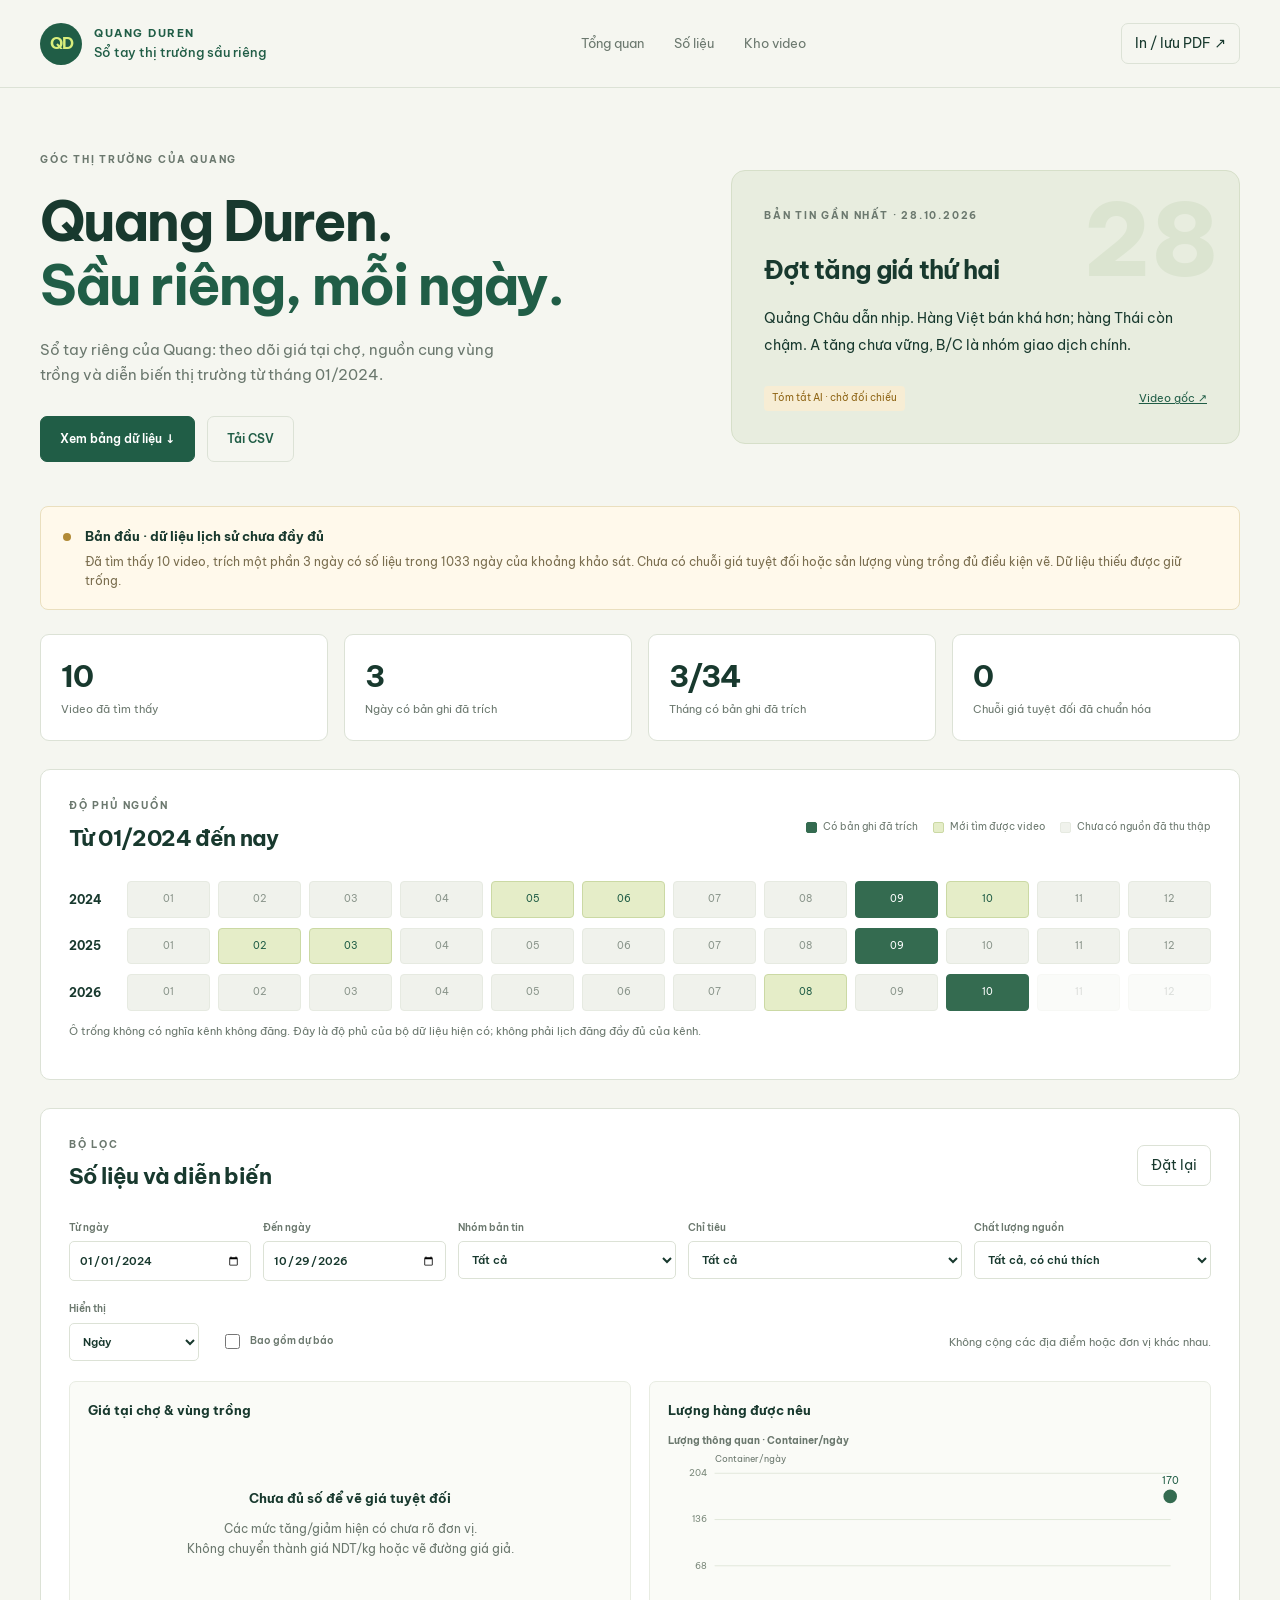
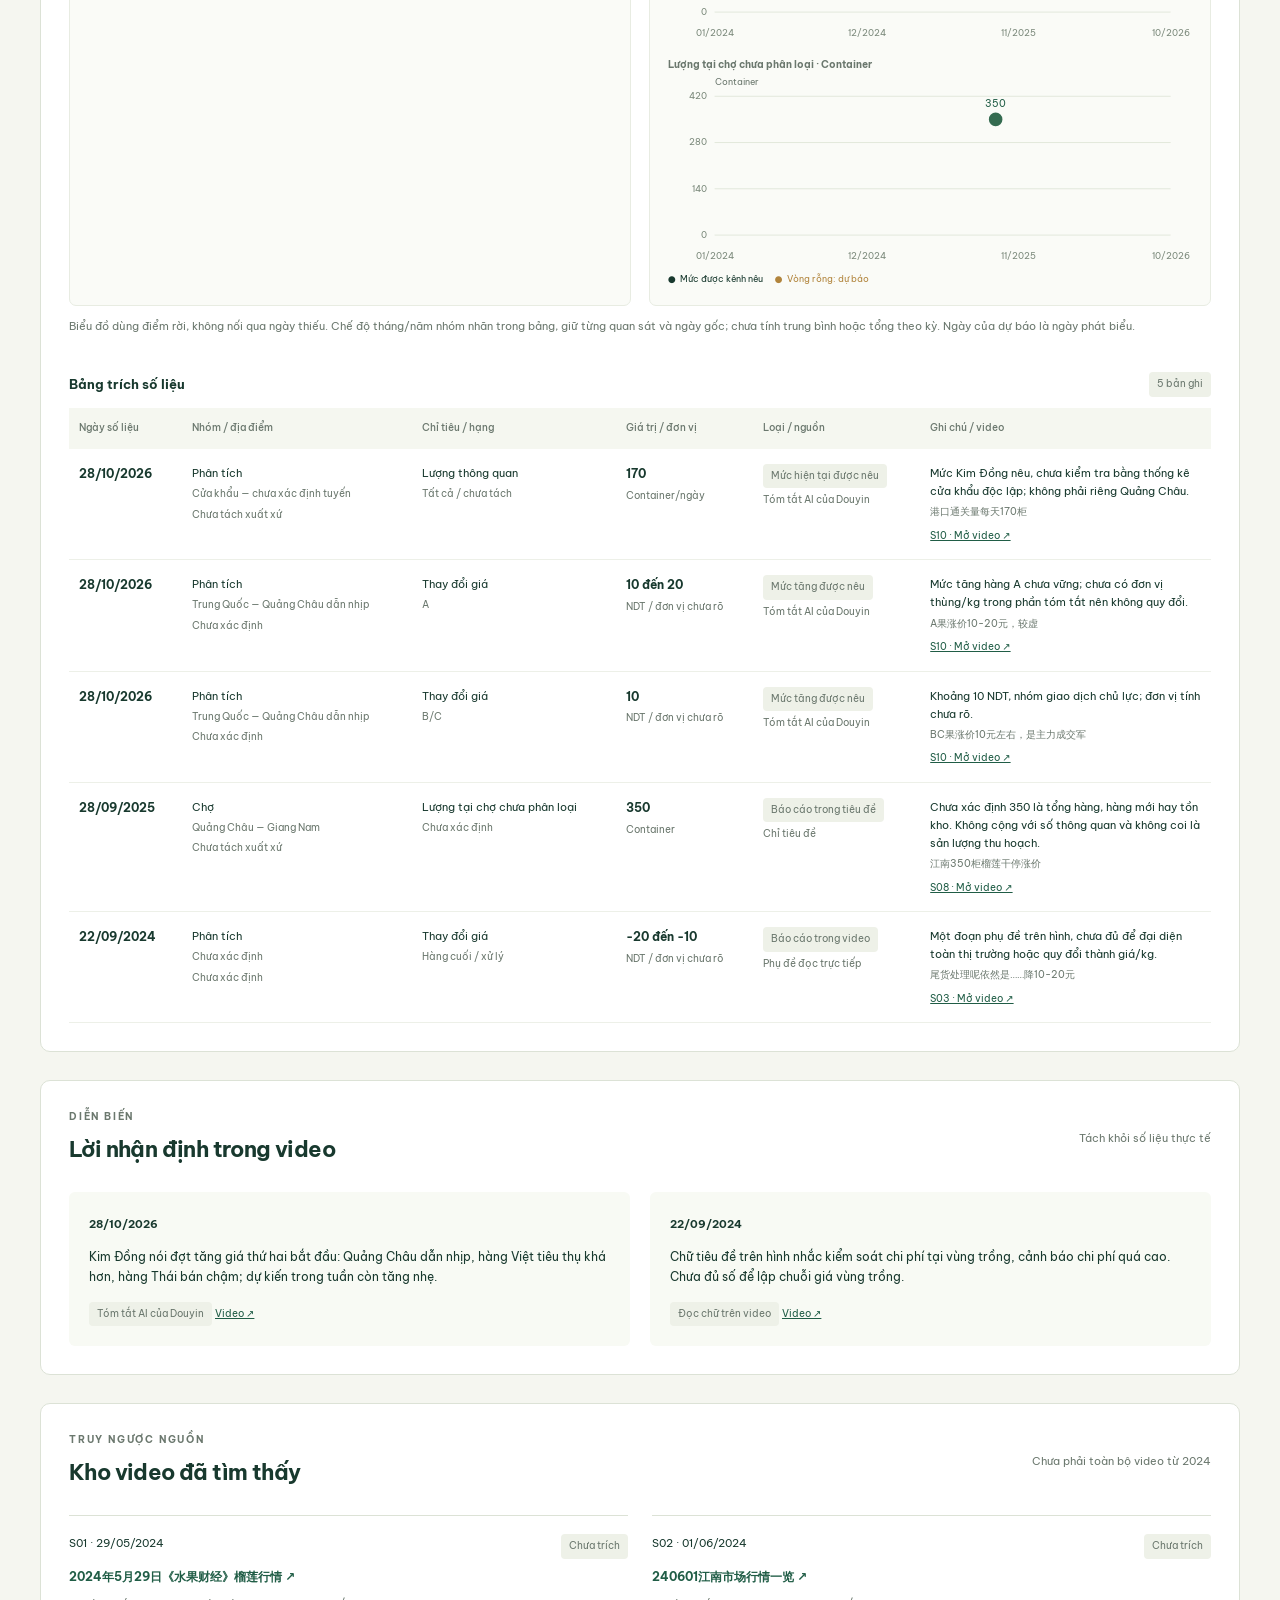
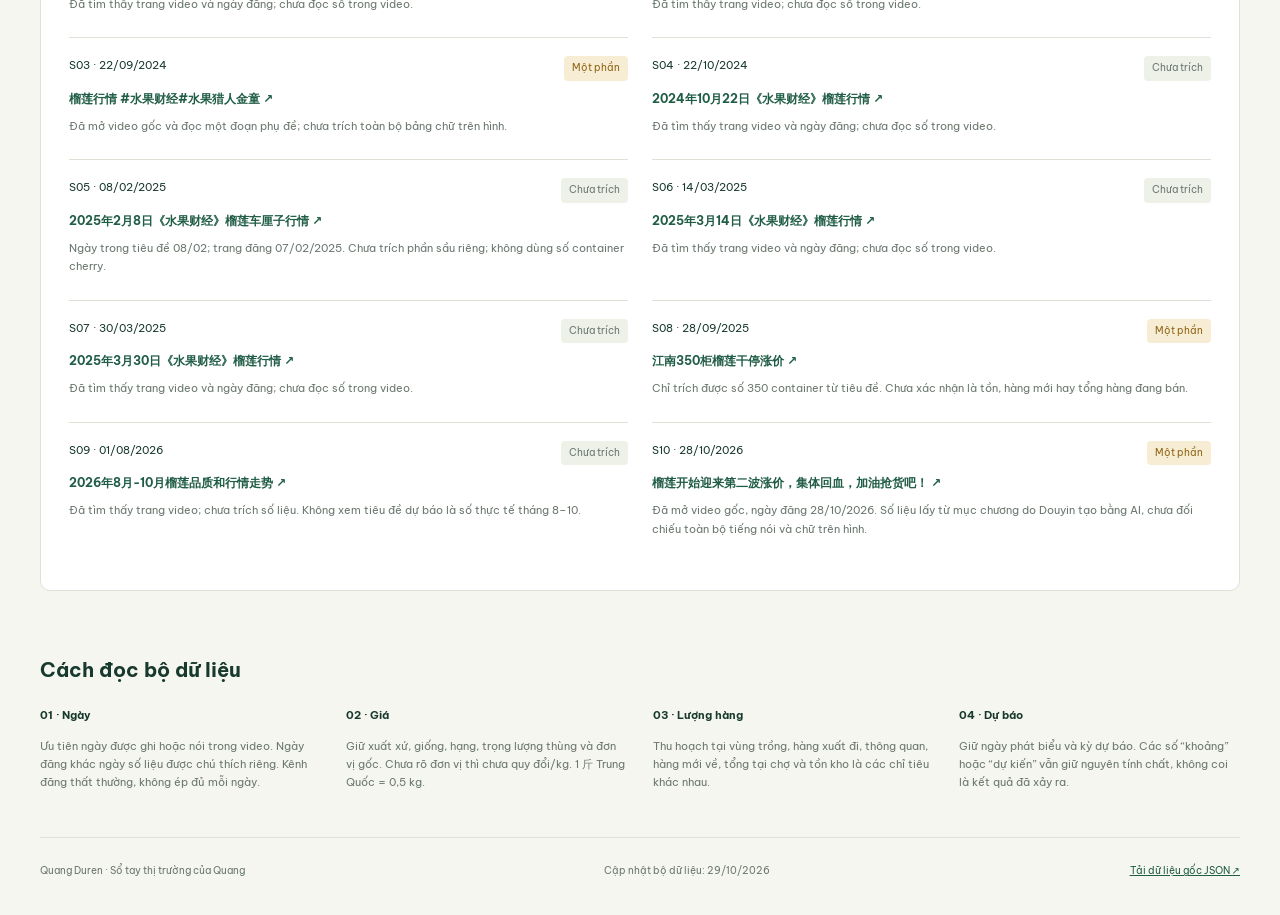
<file: dist/index.html>
<!doctype html>
<html lang="vi"><head><meta charset="utf-8"><meta name="viewport" content="width=device-width,initial-scale=1"><meta name="description" content="Quang Duren — sổ tay thị trường sầu riêng của Quang. Theo dõi giá, vùng trồng, hàng về và tồn kho theo ngày, tháng, năm."><title>Quang Duren — Sổ tay thị trường sầu riêng</title><meta name="theme-color" content="#205d46"><meta name="apple-mobile-web-app-title" content="Quang Duren"><link rel="icon" href="favicon.svg" type="image/svg+xml"><link rel="stylesheet" href="style.css"></head>
<body>
<header><a class="brand" href="#"><span class="mark">QD</span><span>QUANG DUREN<small>Sổ tay thị trường sầu riêng</small></span></a><nav><a href="#overview">Tổng quan</a><a href="#records">Số liệu</a><a href="#sources">Kho video</a></nav><button id="print" class="quiet">In / lưu PDF ↗</button></header>
<main>
<section class="hero" id="overview"><div><div class="eyebrow">GÓC THỊ TRƯỜNG CỦA QUANG</div><h1>Quang Duren.<br><em>Sầu riêng, mỗi ngày.</em></h1><p>Sổ tay riêng của Quang: theo dõi giá tại chợ, nguồn cung vùng trồng và diễn biến thị trường từ tháng 01/2024.</p><div class="hero-actions"><a href="#records" class="primary">Xem bảng dữ liệu ↓</a><button id="csv" class="secondary">Tải CSV</button></div></div><aside class="latest"><span class="eyebrow">BẢN TIN GẦN NHẤT · 28.10.2026</span><h2>Đợt tăng giá thứ hai</h2><p>Quảng Châu dẫn nhịp. Hàng Việt bán khá hơn; hàng Thái còn chậm. A tăng chưa vững, B/C là nhóm giao dịch chính.</p><div class="latest-bottom"><span class="badge amber">Tóm tắt AI · chờ đối chiếu</span><a href="https://www.douyin.com/video/7701613392468938035" target="_blank" rel="noopener">Video gốc ↗</a></div></aside></section>
<section class="notice"><span class="status-dot"></span><div><strong>Bản đầu · dữ liệu lịch sử chưa đầy đủ</strong><p id="coverageText"></p></div></section>
<section class="stats" id="stats"></section>
<section class="panel"><div class="section-head"><div><div class="eyebrow">ĐỘ PHỦ NGUỒN</div><h2>Từ 01/2024 đến nay</h2></div><div class="legend"><span><i class="filled"></i>Có bản ghi đã trích</span><span><i class="pending"></i>Mới tìm được video</span><span><i></i>Chưa có nguồn đã thu thập</span></div></div><div id="calendar"></div><p class="muted">Ô trống không có nghĩa kênh không đăng. Đây là độ phủ của bộ dữ liệu hiện có; không phải lịch đăng đầy đủ của kênh.</p></section>
<section class="panel" id="records"><div class="section-head"><div><div class="eyebrow">BỘ LỌC</div><h2>Số liệu và diễn biến</h2></div><button id="reset" class="quiet">Đặt lại</button></div>
<div class="filters"><label>Từ ngày<input type="date" id="from" value="2024-01-01" min="2024-01-01"></label><label>Đến ngày<input type="date" id="to" value="2026-10-29"></label><label>Nhóm bản tin<select id="session"><option value="">Tất cả</option><option>Chợ</option><option>Vùng trồng</option><option>Phân tích</option></select></label><label>Chỉ tiêu<select id="metric"><option value="">Tất cả</option><option>Giá tuyệt đối</option><option>Thay đổi giá</option><option>Sản lượng vùng trồng</option><option>Hàng mới về chợ</option><option>Tồn kho</option><option>Lượng tại chợ chưa phân loại</option><option>Lượng thông quan</option></select></label><label>Chất lượng nguồn<select id="evidence"><option value="">Tất cả, có chú thích</option><option value="direct">Đọc trực tiếp</option><option value="ai">Tóm tắt AI</option><option value="title">Chỉ tiêu đề</option></select></label></div>
<div class="chart-toolbar"><label>Hiển thị<select id="grain"><option value="day">Ngày</option><option value="month">Tháng</option><option value="year">Năm</option></select></label><label class="checkbox"><input type="checkbox" id="forecast">Bao gồm dự báo</label><span class="muted">Không cộng các địa điểm hoặc đơn vị khác nhau.</span></div>
<div class="chart-grid"><article><h3>Giá tại chợ & vùng trồng</h3><div id="priceChart" class="chart"></div></article><article><h3>Lượng hàng được nêu</h3><div id="volumeChart" class="chart"></div></article></div><p class="muted">Biểu đồ dùng điểm rời, không nối qua ngày thiếu. Chế độ tháng/năm nhóm nhãn trong bảng, giữ từng quan sát và ngày gốc; chưa tính trung bình hoặc tổng theo kỳ. Ngày của dự báo là ngày phát biểu.</p>
<div class="table-head"><h3>Bảng trích số liệu</h3><span id="count" class="badge"></span></div><div class="table-wrap"><table><thead><tr><th>Ngày số liệu</th><th>Nhóm / địa điểm</th><th>Chỉ tiêu / hạng</th><th>Giá trị / đơn vị</th><th>Loại / nguồn</th><th>Ghi chú / video</th></tr></thead><tbody id="rows"></tbody></table></div><div id="noRows" class="empty" hidden>Chưa có bản ghi phù hợp. Thử bỏ bớt bộ lọc; dữ liệu thiếu không được thay bằng số 0.</div></section>
<section class="panel"><div class="section-head"><div><div class="eyebrow">DIỄN BIẾN</div><h2>Lời nhận định trong video</h2></div><span class="muted">Tách khỏi số liệu thực tế</span></div><div id="notes" class="note-grid"></div></section>
<section class="panel" id="sources"><div class="section-head"><div><div class="eyebrow">TRUY NGƯỢC NGUỒN</div><h2>Kho video đã tìm thấy</h2></div><span class="muted">Chưa phải toàn bộ video từ 2024</span></div><div id="sourceList" class="source-grid"></div></section>
<section class="method"><h2>Cách đọc bộ dữ liệu</h2><div class="method-grid"><div><b>01 · Ngày</b><p>Ưu tiên ngày được ghi hoặc nói trong video. Ngày đăng khác ngày số liệu được chú thích riêng. Kênh đăng thất thường, không ép đủ mỗi ngày.</p></div><div><b>02 · Giá</b><p>Giữ xuất xứ, giống, hạng, trọng lượng thùng và đơn vị gốc. Chưa rõ đơn vị thì chưa quy đổi/kg. 1 斤 Trung Quốc = 0,5 kg.</p></div><div><b>03 · Lượng hàng</b><p>Thu hoạch tại vùng trồng, hàng xuất đi, thông quan, hàng mới về, tổng tại chợ và tồn kho là các chỉ tiêu khác nhau.</p></div><div><b>04 · Dự báo</b><p>Giữ ngày phát biểu và kỳ dự báo. Các số “khoảng” hoặc “dự kiến” vẫn giữ nguyên tính chất, không coi là kết quả đã xảy ra.</p></div></div></section>
<footer><span>Quang Duren · Sổ tay thị trường của Quang</span><span id="updated"></span><a href="data.json" download="quang-duren-data.json">Tải dữ liệu gốc JSON ↗</a></footer>
</main><div id="error" class="error" hidden>Không tải được dữ liệu. Hãy tải lại trang.</div><script src="app.js"></script></body></html>
</file>
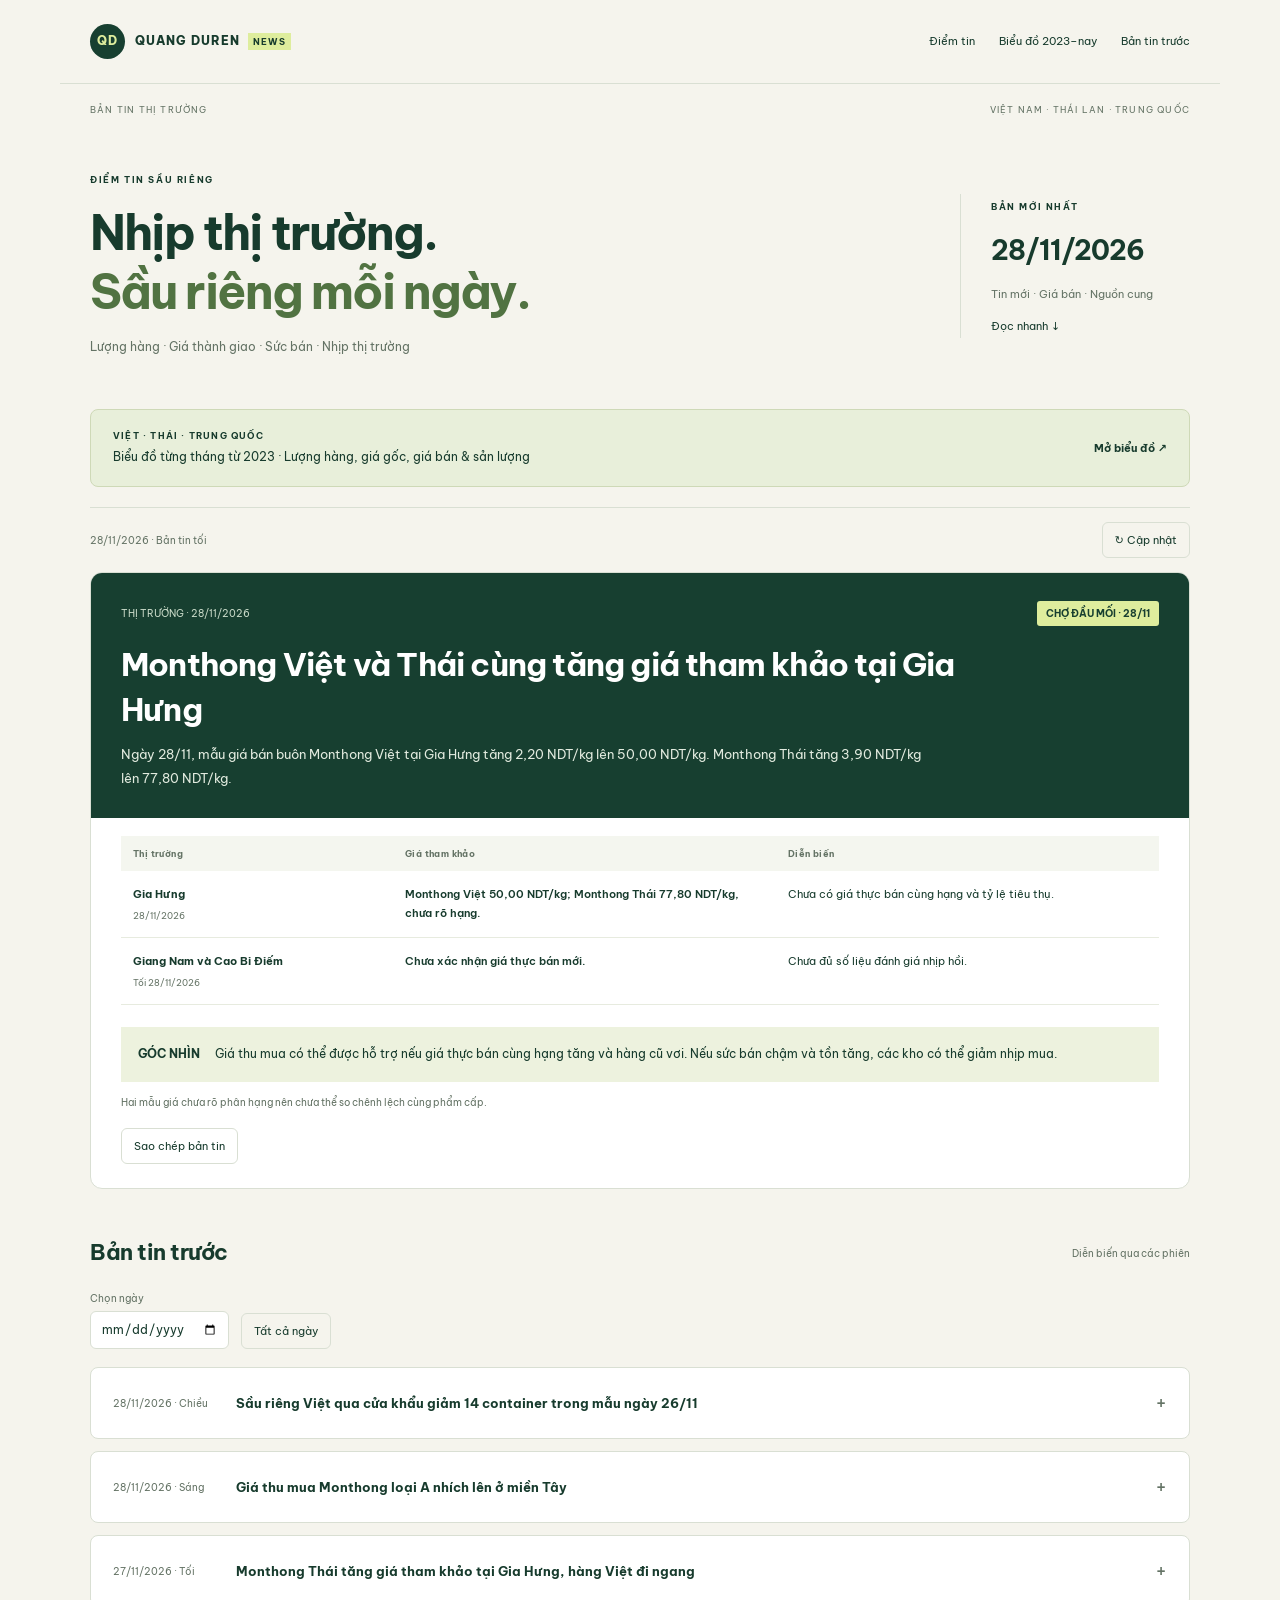
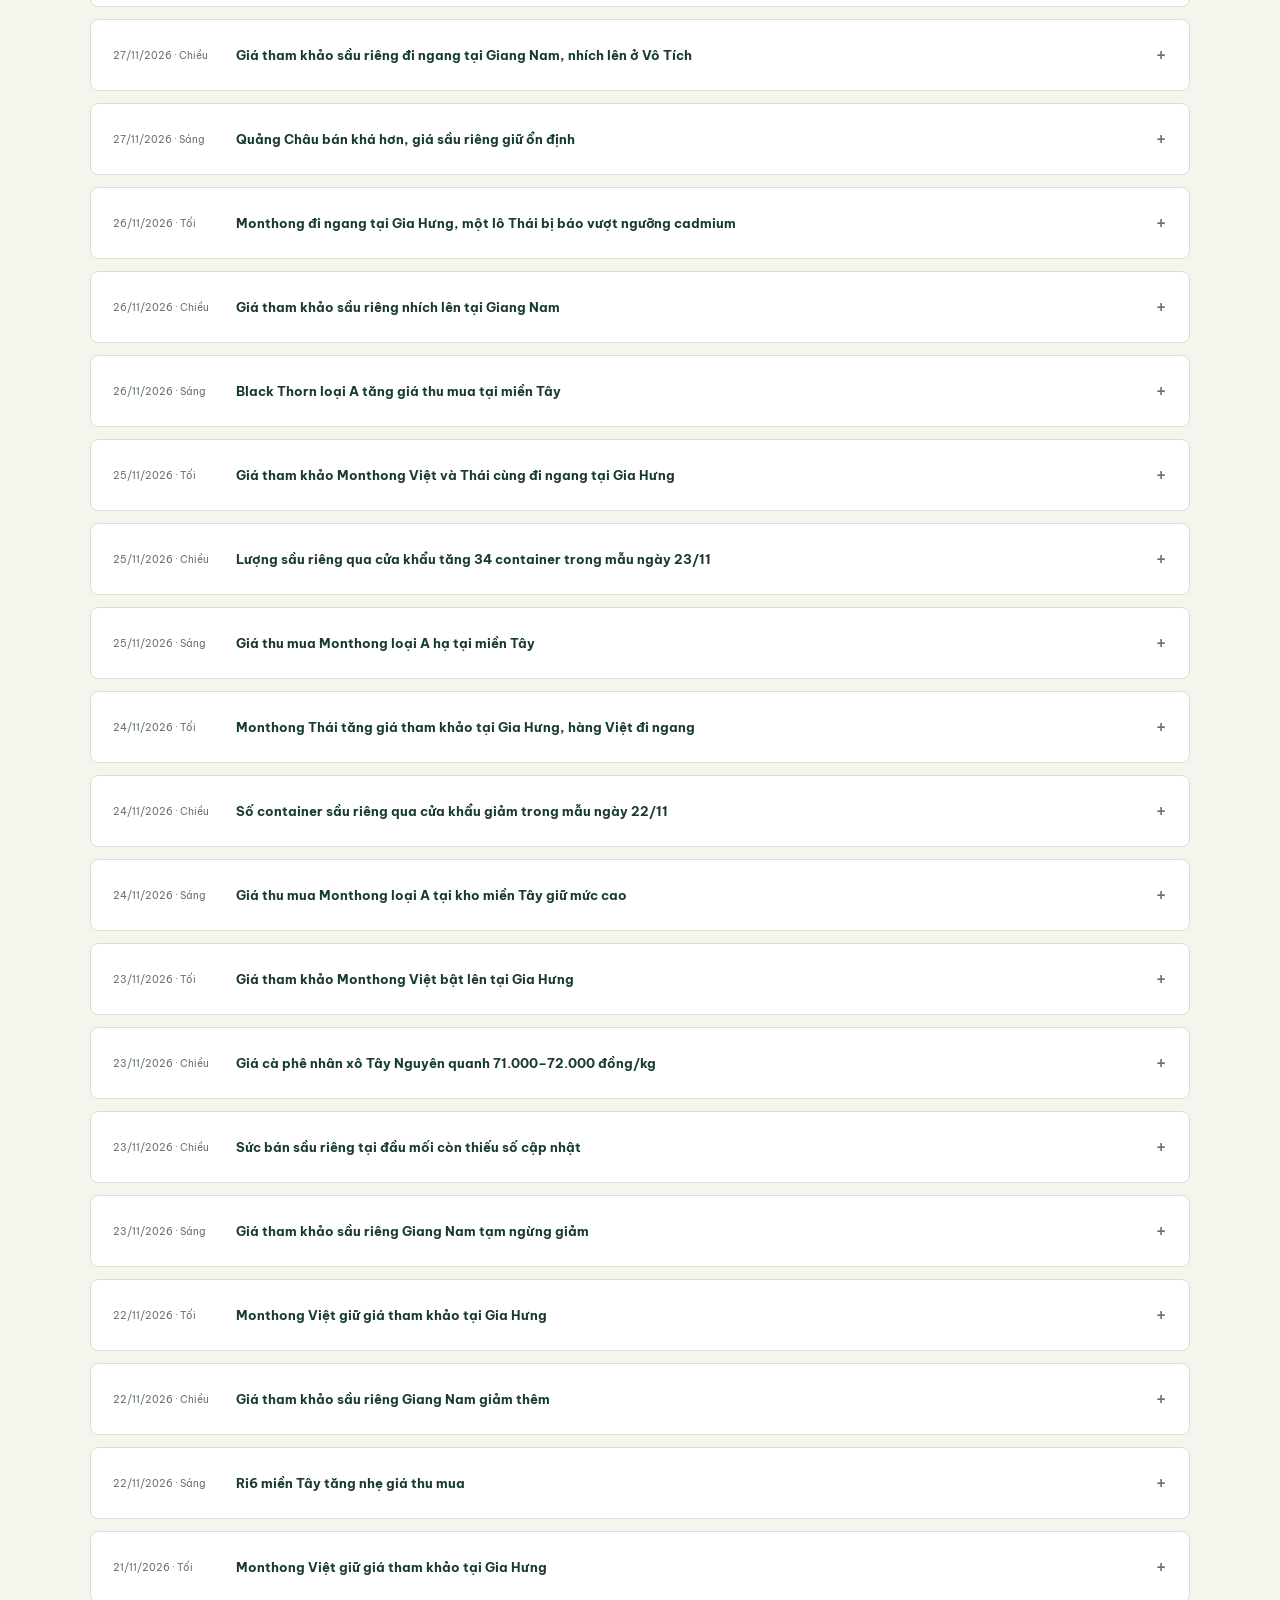
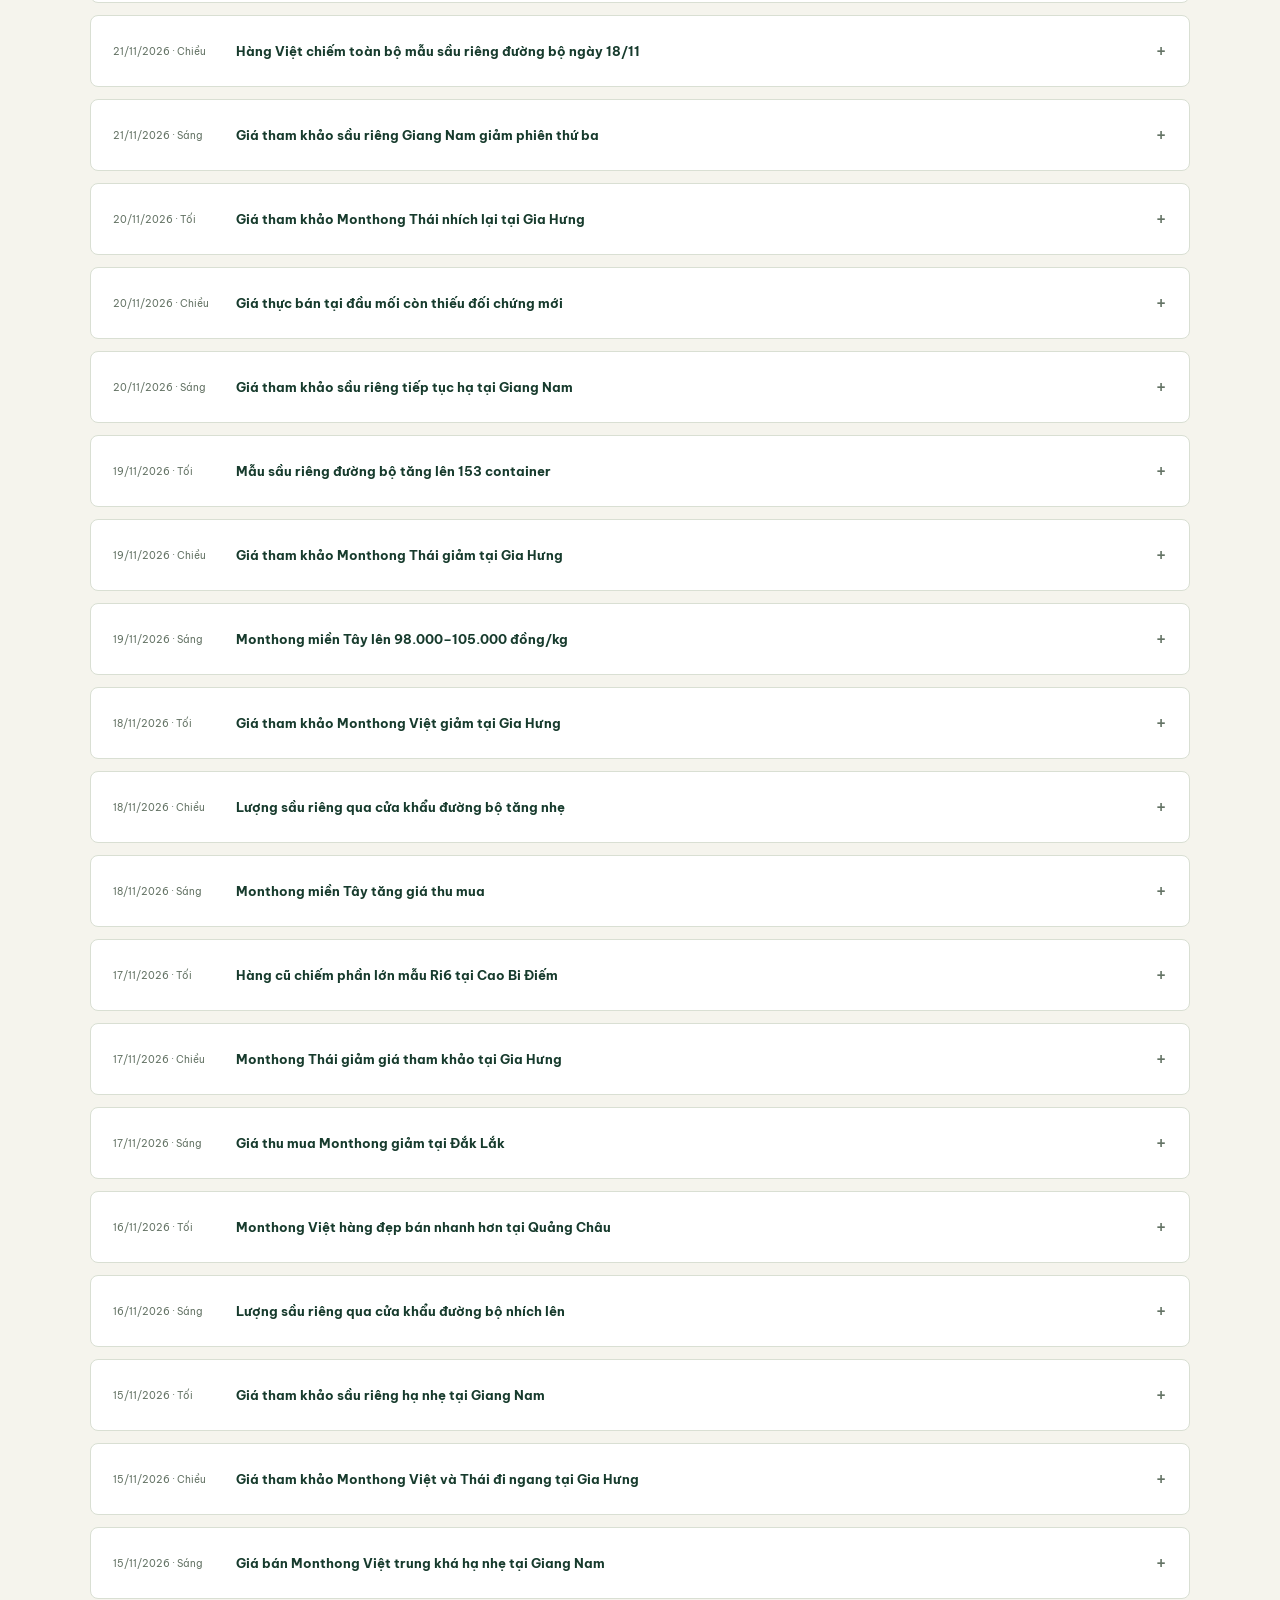
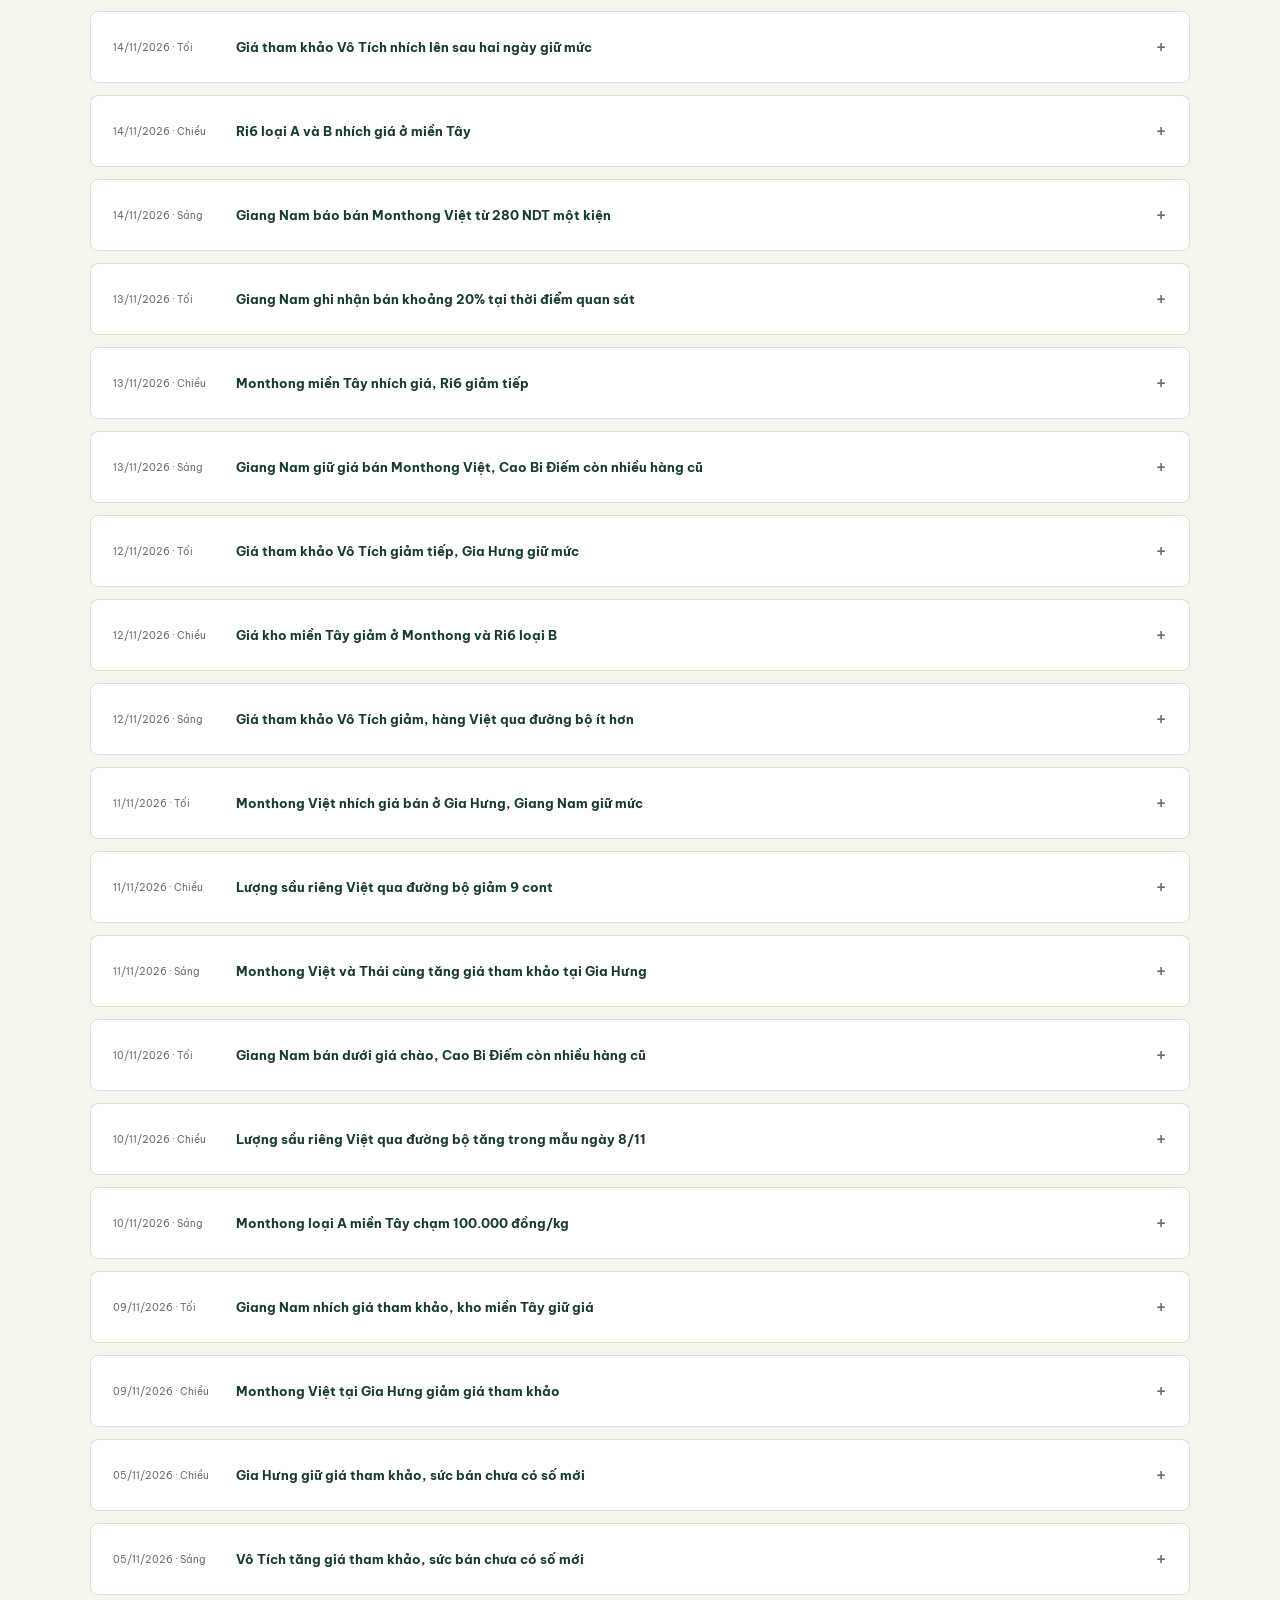
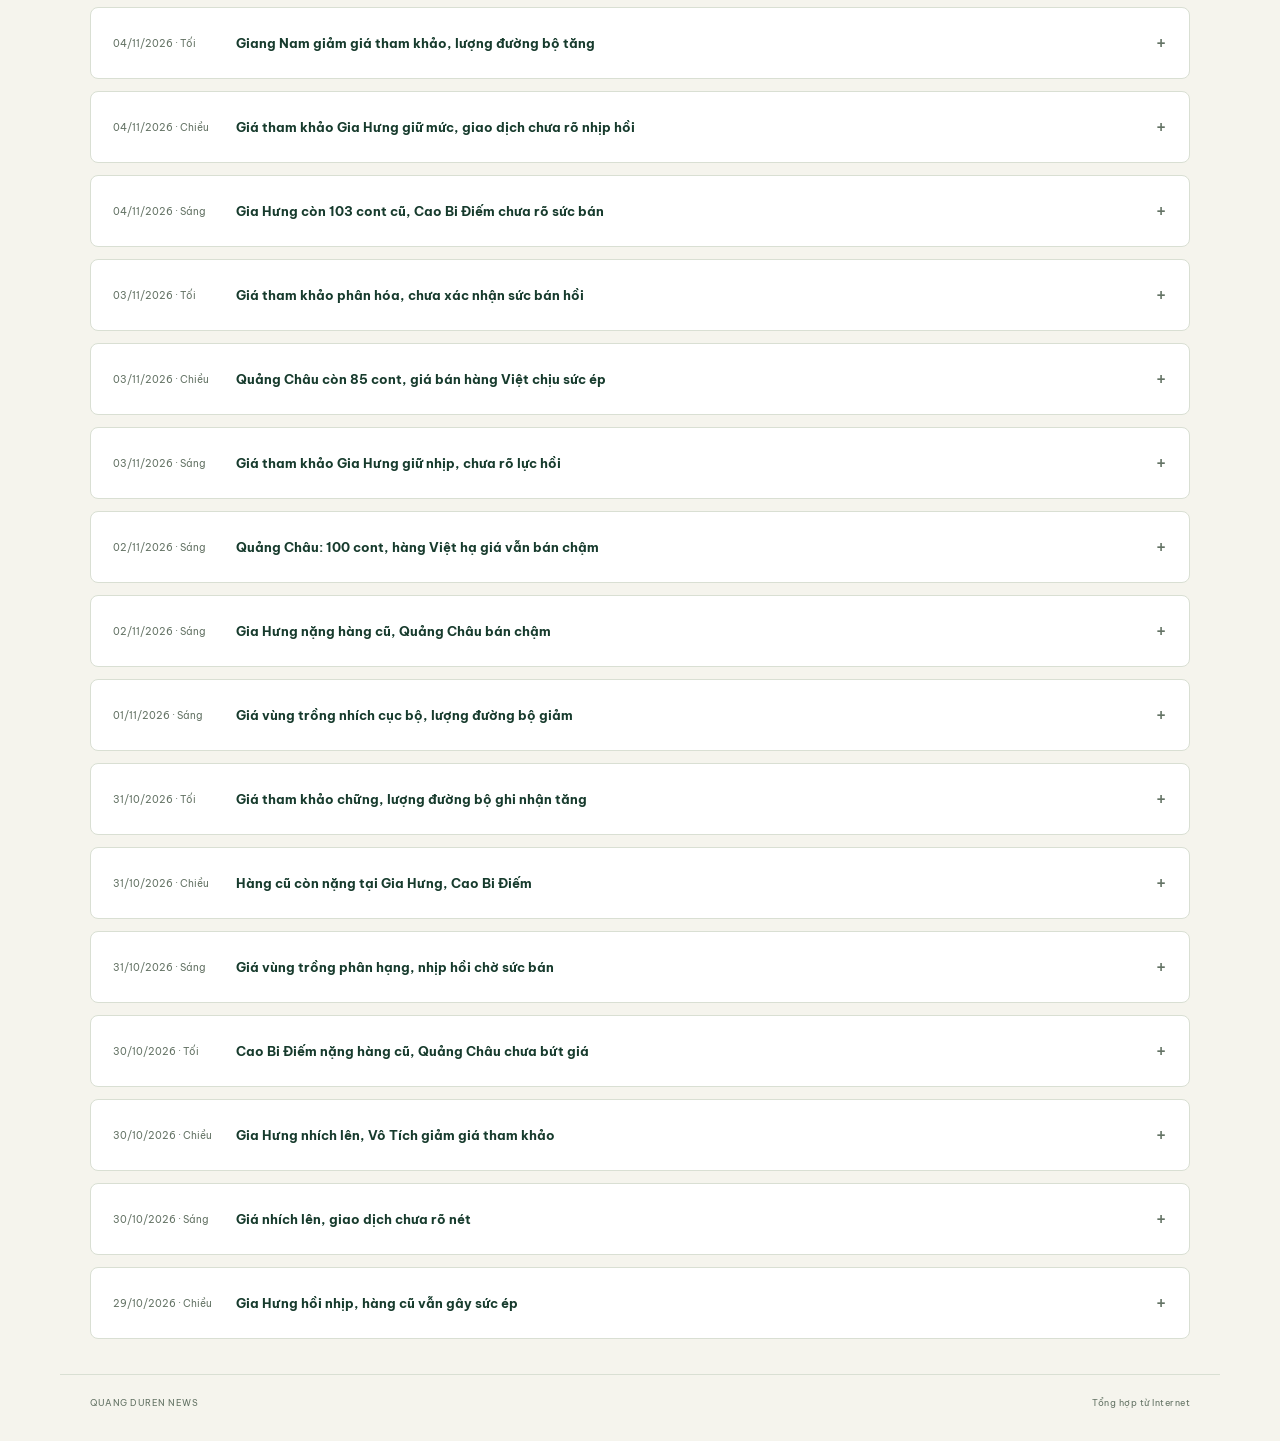
<file: docs/index.html>
<!doctype html>
<html lang="vi"><head><meta charset="utf-8"><meta name="viewport" content="width=device-width,initial-scale=1"><meta name="theme-color" content="#183d30"><meta name="description" content="Quang Duren News — điểm tin sầu riêng: lượng hàng, giá thực bán và sức tiêu thụ tại các chợ Trung Quốc."><title>Quang Duren News · Điểm tin sầu riêng</title><link rel="manifest" href="manifest.webmanifest"><link rel="apple-touch-icon" href="icon-180.png"><link rel="icon" href="favicon.svg"><link rel="stylesheet" href="news.css"></head>
<body><header><a class="brand" href="./"><span class="logo">QD</span><span>QUANG DUREN <b>NEWS</b></span></a><nav><a href="#latest">Điểm tin</a><a href="charts.html">Biểu đồ 2023–nay</a><a href="#archive">Bản tin trước</a></nav></header>
<main><div class="masthead"><span>BẢN TIN THỊ TRƯỜNG</span><span>VIỆT NAM · THÁI LAN · TRUNG QUỐC</span></div><section class="intro"><div><p class="eyebrow">ĐIỂM TIN SẦU RIÊNG</p><h1>Nhịp thị trường.<br><em>Sầu riêng mỗi ngày.</em></h1><p class="lead">Lượng hàng · Giá thành giao · Sức bán · Nhịp thị trường</p></div><aside><span class="edition">BẢN MỚI NHẤT</span><strong id="latestDate">Đang tải…</strong><p>Tin mới · Giá bán · Nguồn cung</p><a href="#latest">Đọc nhanh ↓</a></aside></section>
<a class="data-callout" href="charts.html"><div><strong>VIỆT · THÁI · TRUNG QUỐC</strong><span>Biểu đồ từng tháng từ 2023 · Lượng hàng, giá gốc, giá bán & sản lượng</span></div><b>Mở biểu đồ ↗</b></a><div class="tools"><div id="update" aria-live="polite">Đang đọc bản tin…</div><button id="refresh">↻ Cập nhật</button></div>
<section id="latest" aria-label="Bản tin mới nhất"></section><section id="archive"><div class="section-title"><h2>Bản tin trước</h2><span>Diễn biến qua các phiên</span></div><div class="filters"><label>Chọn ngày<input type="date" id="day"></label><button id="clear">Tất cả ngày</button></div><div id="older"></div></section>
<p id="error" hidden role="alert">Chưa tải được bản tin. Anh thử bấm Cập nhật hoặc tải lại trang.</p></main><footer><span>QUANG DUREN NEWS</span><span>Tổng hợp từ Internet</span></footer><script src="news.js"></script><script src="pwa.js" defer></script></body></html>
</file>
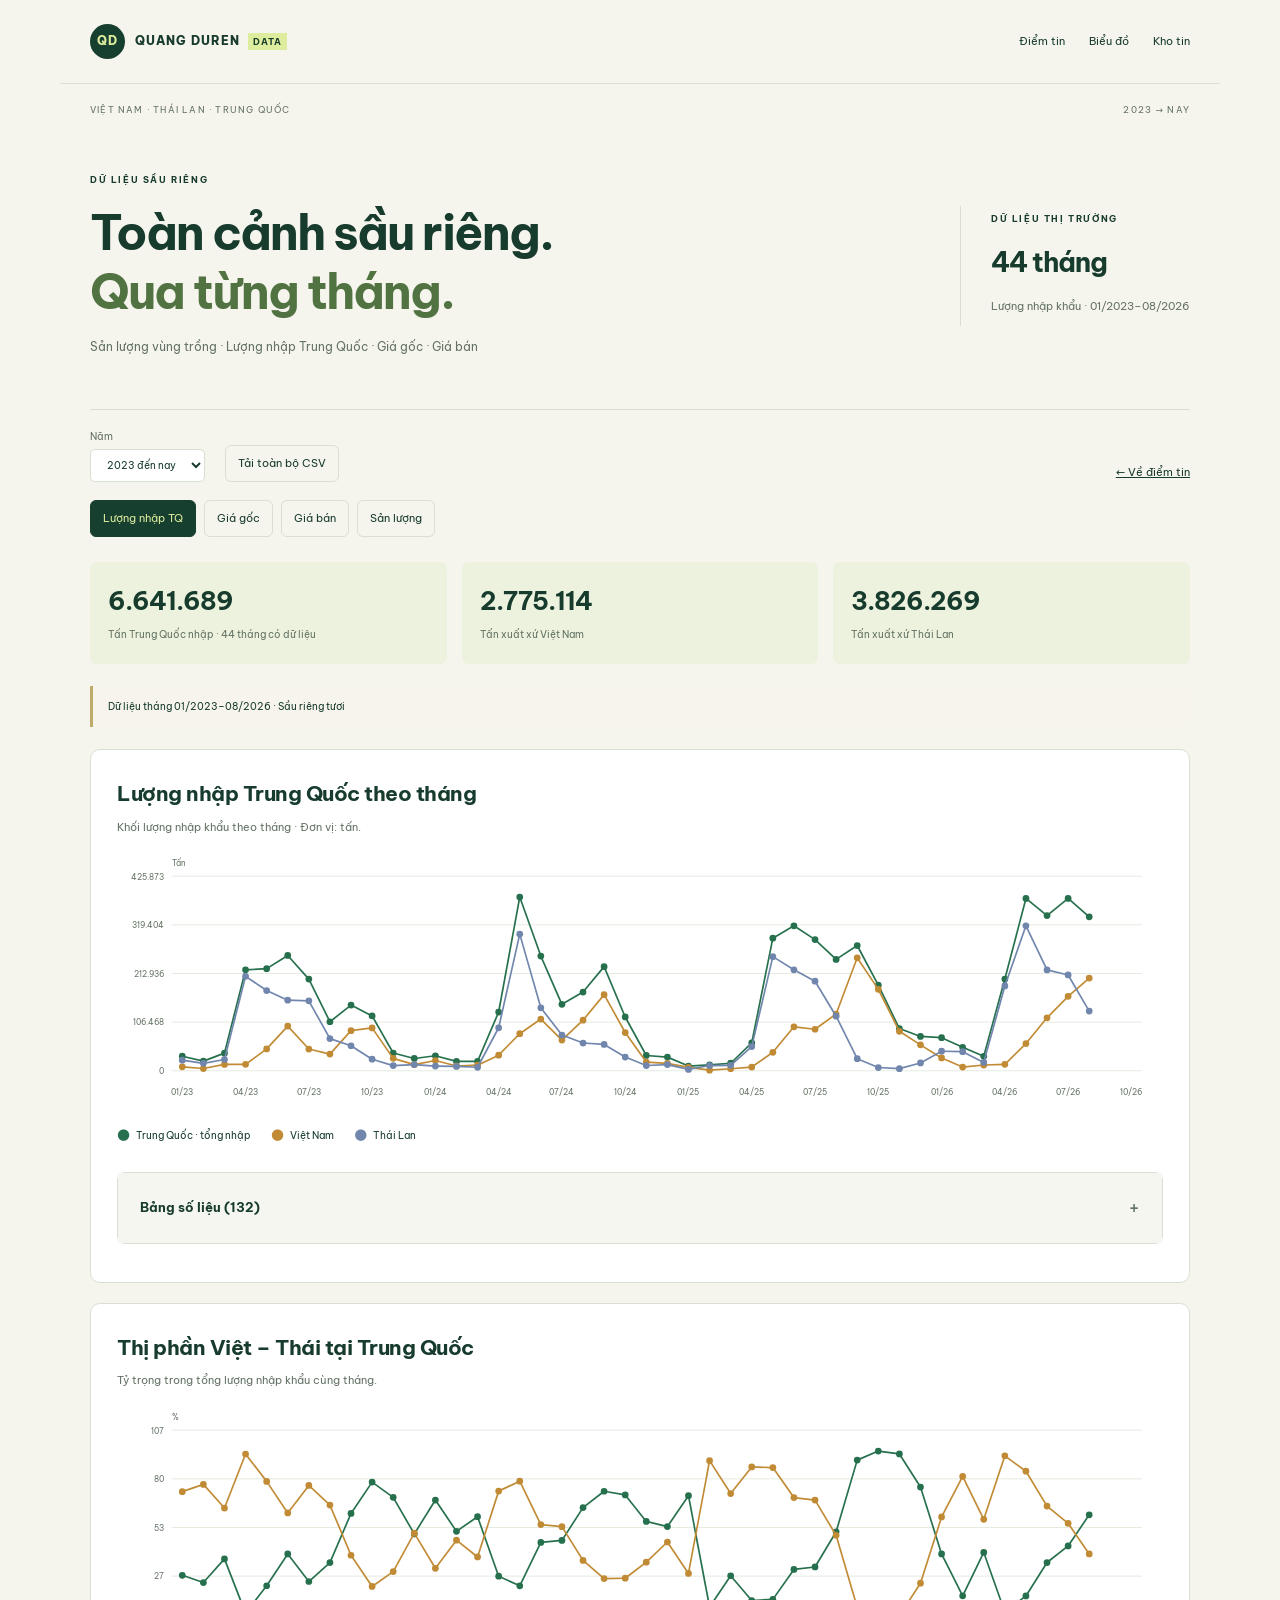
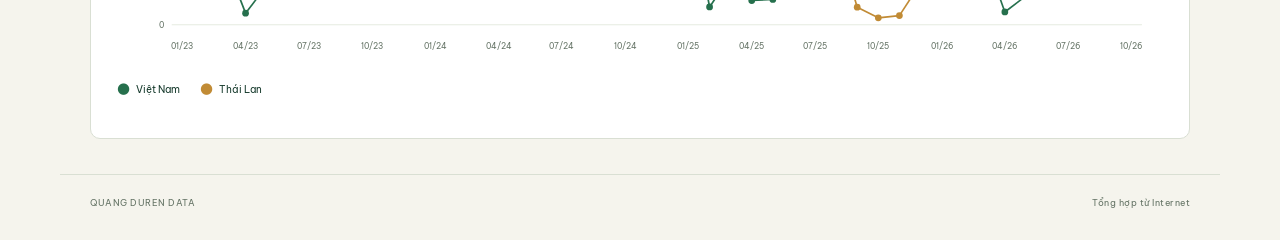
<file: docs/charts.html>
<!doctype html><html lang="vi"><head><meta charset="utf-8"><meta name="viewport" content="width=device-width,initial-scale=1"><meta name="theme-color" content="#183d30"><title>Biểu đồ 2023–nay · Quang Duren News</title><link rel="manifest" href="manifest.webmanifest"><link rel="apple-touch-icon" href="icon-180.png"><link rel="icon" href="favicon.svg"><link rel="stylesheet" href="news.css"><link rel="stylesheet" href="charts.css"></head><body><header><a class="brand" href="./"><span class="logo">QD</span><span>QUANG DUREN <b>DATA</b></span></a><nav><a href="./">Điểm tin</a><a href="charts.html">Biểu đồ</a><a href="./#archive">Kho tin</a></nav></header><main><div class="masthead"><span>VIỆT NAM · THÁI LAN · TRUNG QUỐC</span><span>2023 → NAY</span></div><section class="intro"><div><p class="eyebrow">DỮ LIỆU SẦU RIÊNG</p><h1>Toàn cảnh sầu riêng.<br><em>Qua từng tháng.</em></h1><p class="lead">Sản lượng vùng trồng · Lượng nhập Trung Quốc · Giá gốc · Giá bán</p></div><aside><span class="edition">DỮ LIỆU THỊ TRƯỜNG</span><strong id="coverage">Đang tải…</strong><p id="lastPeriod"></p></aside></section><div class="data-controls"><label>Năm<select id="year"><option value="all" selected>2023 đến nay</option><option>2023</option><option>2024</option><option>2025</option><option>2026</option></select></label><button id="export">Tải toàn bộ CSV</button><a href="./">← Về điểm tin</a></div><div class="tabs" role="group" aria-label="Nhóm số liệu"><button data-tab="imports" aria-pressed="true">Lượng nhập TQ</button><button data-tab="farm" aria-pressed="false">Giá gốc</button><button data-tab="sale" aria-pressed="false">Giá bán</button><button data-tab="production" aria-pressed="false">Sản lượng</button></div><div id="content" aria-live="polite"></div><div id="dataError" hidden>Chưa tải được dữ liệu. Hãy tải lại trang.</div></main><footer><span>QUANG DUREN DATA</span><span>Tổng hợp từ Internet</span></footer><script src="charts.js"></script><script src="pwa.js" defer></script></body></html>
</file>
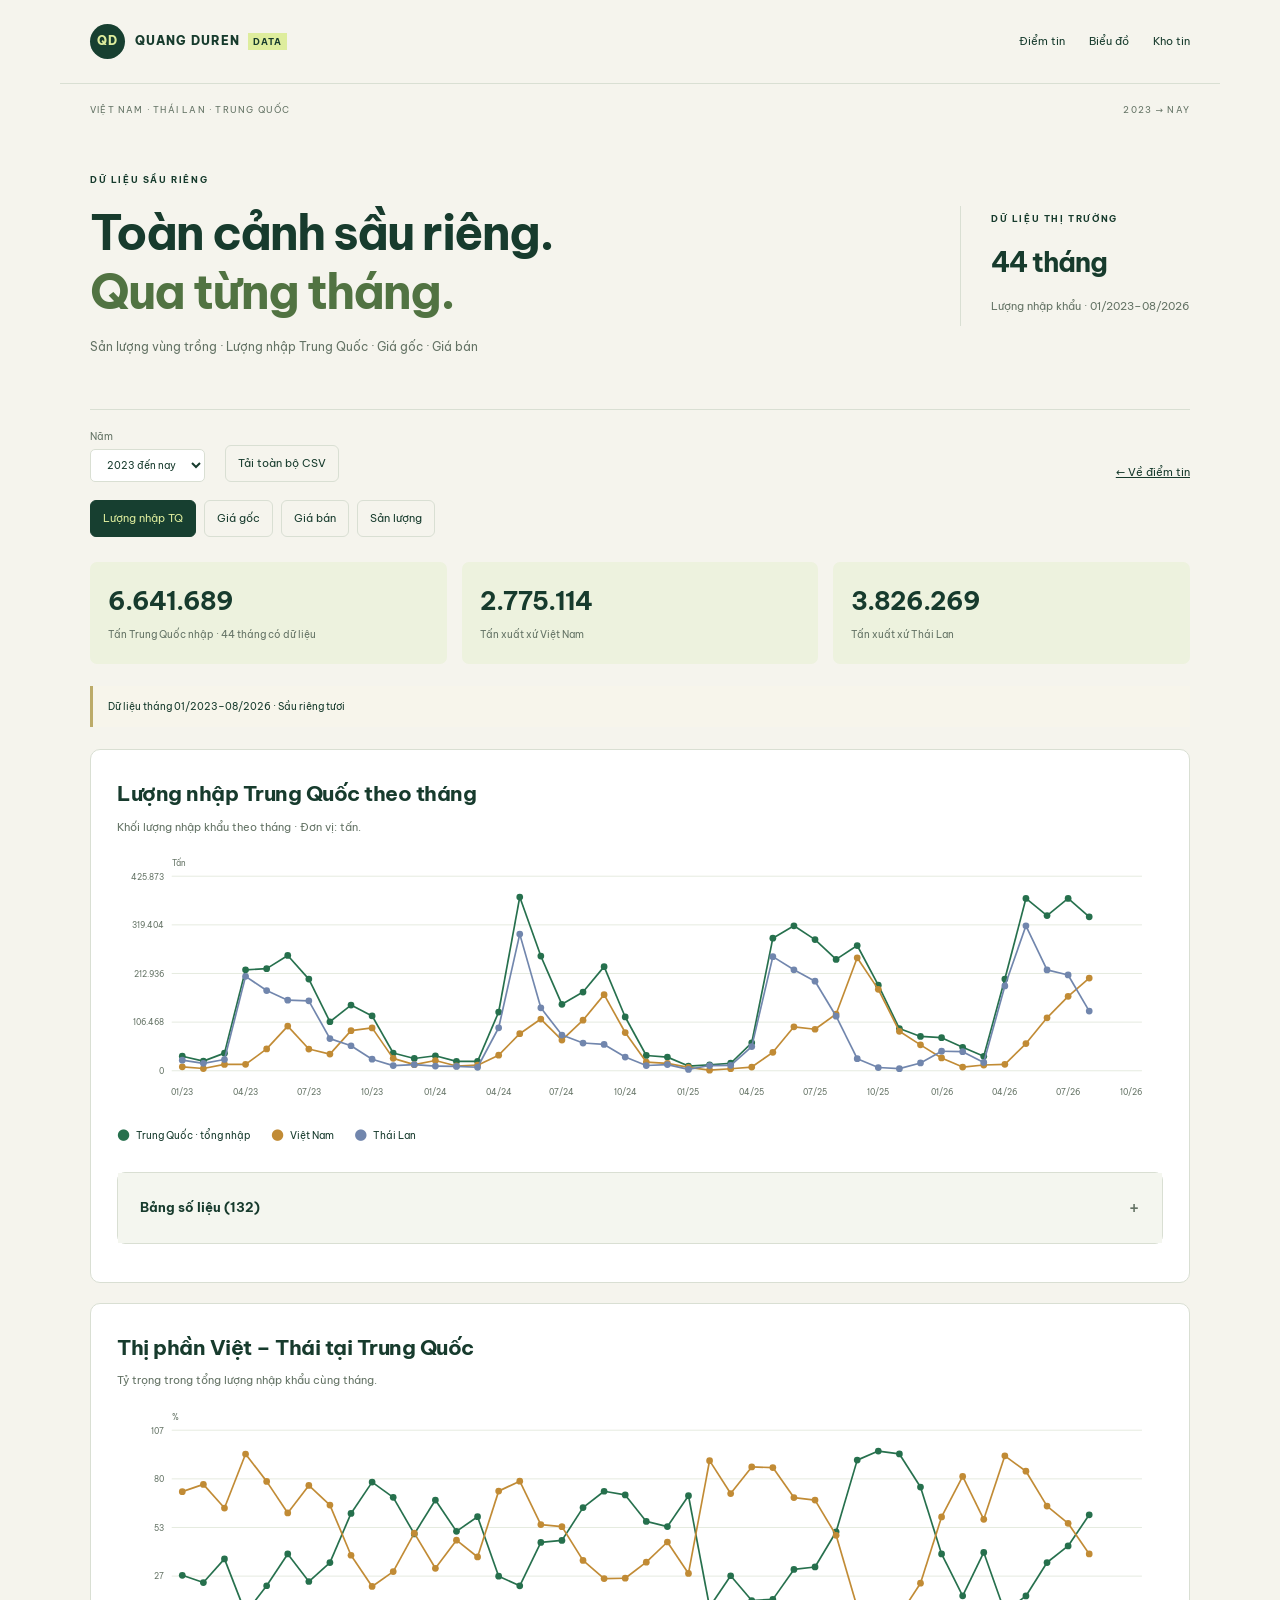
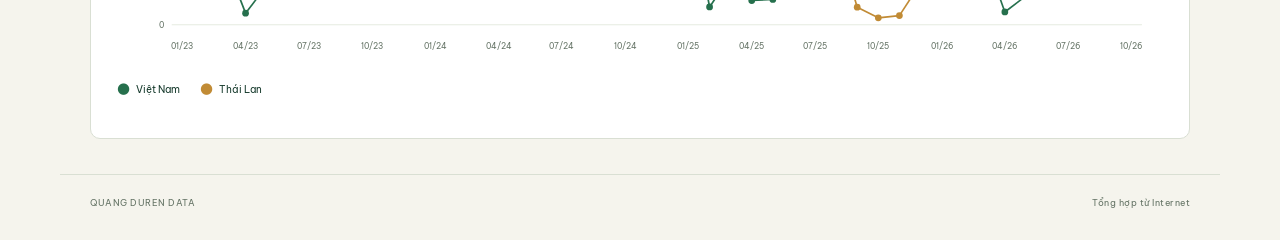
<file: docs/history.html>
<!doctype html><html lang="vi"><head><meta charset="utf-8"><meta name="viewport" content="width=device-width,initial-scale=1"><meta http-equiv="refresh" content="0;url=charts.html"><title>Dữ liệu thị trường · Quang Duren</title></head><body><a href="charts.html">Xem biểu đồ thị trường</a></body></html>
</file>
<file: dist/style.css>
@import url('https://fonts.googleapis.com/css2?family=Be+Vietnam+Pro:wght@400;500;600;700;800&display=swap');
:root{--ink:#18392e;--green:#205d46;--lime:#d9ee7c;--bg:#f5f6f0;--line:#dce2d6;--muted:#6b786e;--white:#fff;--amber:#8f6515}*{box-sizing:border-box}html{scroll-behavior:smooth;scroll-padding-top:90px}body{margin:0;background:var(--bg);color:var(--ink);font:14px/1.65 'Be Vietnam Pro',system-ui,sans-serif}button,input,select{font:inherit}button,a{ -webkit-tap-highlight-color:transparent}a{color:var(--green)}button{cursor:pointer}header{height:88px;display:flex;align-items:center;justify-content:space-between;gap:20px;max-width:1320px;margin:auto;padding:0 40px;border-bottom:1px solid var(--line)}.brand{display:flex;gap:12px;align-items:center;text-decoration:none;font-size:11px;letter-spacing:1.5px;font-weight:700}.brand small{display:block;font-weight:500;letter-spacing:0;font-size:13px}.mark{display:grid;place-items:center;width:42px;height:42px;background:var(--green);color:var(--lime);border-radius:50%;font-size:16px;letter-spacing:-1px}nav{display:flex;gap:30px}nav a{text-decoration:none;color:var(--muted);font-size:13px}.quiet{border:1px solid var(--line);background:transparent;border-radius:7px;padding:8px 13px;color:var(--ink)}main{max-width:1320px;margin:auto;padding:0 40px}.hero{display:grid;grid-template-columns:1.2fr 1fr;gap:80px;padding:64px 0 44px;align-items:center}.eyebrow{font-size:10px;font-weight:700;letter-spacing:1.8px;color:var(--muted)}h1{font-size:55px;line-height:1.18;letter-spacing:-2px;margin:20px 0}h1 em{font-style:normal;color:var(--green)}.hero>div>p{max-width:460px;color:var(--muted);font-size:15px}.hero-actions{display:flex;gap:12px;align-items:center;margin-top:28px}.primary,.secondary{border-radius:7px;padding:12px 19px;text-decoration:none;font-weight:600;font-size:12px}.primary{background:var(--green);color:white;border:1px solid var(--green)}.secondary{background:transparent;color:var(--green);border:1px solid var(--line)}.latest{background:#e8eddf;border-radius:14px;padding:32px;position:relative;border:1px solid #d6dfc9}.latest:before{content:'28';position:absolute;right:20px;top:8px;font-size:100px;line-height:1.2;color:#dbe4d0;font-weight:800;pointer-events:none}.latest>*{position:relative}.latest h2{font-size:25px;margin:24px 0 12px;letter-spacing:-.7px}.latest p{line-height:1.9}.latest-bottom{display:flex;gap:14px;align-items:center;justify-content:space-between;margin-top:28px;font-size:11px}.badge{background:#eef1e8;color:var(--muted);padding:4px 8px;border-radius:4px;font-size:10px;display:inline-block}.badge.amber{background:#f7edd4;color:var(--amber)}.notice{display:flex;gap:14px;align-items:flex-start;padding:18px 22px;background:#fff9eb;border:1px solid #eadfbe;border-radius:8px;margin-bottom:24px}.notice p{margin:4px 0 0;color:#7a6e4f;font-size:12px}.notice strong{font-size:13px}.status-dot{width:8px;height:8px;border-radius:50%;background:#b18a36;margin-top:8px;flex-shrink:0}.stats{display:grid;grid-template-columns:repeat(4,1fr);gap:16px;margin-bottom:28px}.stat{background:white;border:1px solid var(--line);border-radius:9px;padding:20px}.stat strong{font-size:30px;letter-spacing:-1px;display:block;line-height:1.4}.stat span{font-size:11px;color:var(--muted)}.panel{background:white;border:1px solid var(--line);border-radius:10px;padding:28px;margin-bottom:28px}.section-head{display:flex;justify-content:space-between;align-items:center;gap:20px;margin-bottom:25px}.section-head h2{margin:5px 0 0;font-size:22px;letter-spacing:-.6px}h3{font-size:13px}.legend{display:flex;gap:15px;flex-wrap:wrap;color:var(--muted);font-size:10px}.legend span{display:flex;gap:6px;align-items:center}.legend i,.month{background:#f0f2ec;border:1px solid #e6eae1}.legend i{width:11px;height:11px;border-radius:2px}.legend .filled,.month.filled{background:#346b50;border-color:#346b50;color:white}.legend .pending,.month.pending{background:#e5edc8;border-color:#cbd9a4;color:var(--green)}.calendar-year{display:grid;grid-template-columns:50px repeat(12,1fr);gap:8px;align-items:center;margin:10px 0}.calendar-year>b{font-size:12px}.month{border-radius:4px;text-align:center;padding:9px 0;font-size:10px;color:#8a958b;text-decoration:none;min-width:0}.month.disabled{opacity:.3;pointer-events:none}.muted{font-size:11px;color:var(--muted)}.filters{display:grid;grid-template-columns:1fr 1fr 1.2fr 1.5fr 1.3fr;gap:12px}label{display:flex;flex-direction:column;gap:5px;font-size:10px;font-weight:600;color:var(--muted)}input,select{border:1px solid var(--line);background:white;color:var(--ink);padding:9px;border-radius:5px;min-width:0;width:100%;font-size:11px;min-height:38px}.chart-toolbar{display:flex;gap:22px;align-items:end;padding:20px 0}.chart-toolbar label:first-child{width:130px}.checkbox{flex-direction:row;align-items:center;gap:7px;min-height:38px}.checkbox input{width:15px;min-height:0;height:15px;accent-color:var(--green)}.chart-toolbar>.muted{margin-left:auto;margin-bottom:10px}.chart-grid{display:grid;grid-template-columns:1fr 1fr;gap:18px}.chart-grid article{background:#fafbf7;border:1px solid #e8ece2;border-radius:7px;padding:18px}.chart-grid h3{margin:0 0 12px}.chart{min-height:230px}.chart svg{width:100%;display:block}.chart-caption{font-size:10px;color:var(--muted);margin-top:8px}.chart-key{display:flex;gap:12px;font-size:9px;flex-wrap:wrap}.chart-key span:before{content:'●';margin-right:4px}.chart-key span:nth-child(2){color:#b1843c}.empty{min-height:180px;display:flex;align-items:center;justify-content:center;text-align:center;padding:28px;color:var(--muted);font-size:12px;flex-direction:column;gap:10px}.empty b{color:var(--ink);font-size:13px}.table-head{display:flex;justify-content:space-between;align-items:center;margin-top:26px}.table-wrap{overflow:auto}table{width:100%;border-collapse:collapse;font-size:11px;min-width:850px}th{text-align:left;background:#f5f7f0;color:var(--muted);font-weight:500;font-size:10px;padding:12px 10px;white-space:nowrap}td{padding:15px 10px;vertical-align:top;border-bottom:1px solid #edf0e8;max-width:250px}td small{display:block;font-size:10px;color:var(--muted);margin-top:4px}td strong{font-size:12px}.source-link{font-size:10px;display:inline-block;margin-top:7px}.note-grid{display:grid;grid-template-columns:1fr 1fr;gap:20px}.note{padding:20px;background:#f8faf4;border-radius:6px}.note time{font-size:11px;font-weight:700}.note p{font-size:12px}.source-grid{display:grid;grid-template-columns:repeat(2,1fr);gap:0 24px}.source{padding:18px 0;border-top:1px solid var(--line)}.source-top{display:flex;justify-content:space-between;gap:10px;font-size:11px}.source h3{font-size:12px;line-height:1.7;margin:8px 0}.source p{font-size:11px;color:var(--muted);margin:6px 0}.source a{text-decoration:none}.method{padding:18px 0 35px}.method h2{font-size:20px}.method-grid{display:grid;grid-template-columns:repeat(4,1fr);gap:25px}.method b{font-size:11px}.method p{font-size:11px;color:var(--muted)}footer{padding:25px 0 35px;border-top:1px solid var(--line);display:flex;justify-content:space-between;gap:20px;font-size:10px;color:var(--muted)}[hidden]{display:none!important}.error{padding:30px;background:#ffe7df;color:#7f3024;text-align:center}button:focus-visible,a:focus-visible,input:focus-visible,select:focus-visible{outline:3px solid #92ae53;outline-offset:3px}@media(max-width:850px){header,main{padding-left:22px;padding-right:22px}nav{display:none}.hero{gap:25px;padding:38px 0;grid-template-columns:1fr}h1{font-size:43px}.latest{padding:24px}.stats{grid-template-columns:repeat(2,1fr)}.panel{padding:18px}.section-head{align-items:flex-start;flex-direction:column;gap:12px}.filters{grid-template-columns:repeat(2,1fr)}.filters label:last-child{grid-column:span 2}.chart-grid{grid-template-columns:1fr}.chart-toolbar{flex-wrap:wrap;gap:14px}.chart-toolbar>.muted{margin:0;width:100%}.calendar-year{grid-template-columns:38px repeat(12,1fr);gap:3px}.month{padding:8px 0;font-size:8px}.source-grid,.note-grid{grid-template-columns:1fr}.method-grid{grid-template-columns:1fr 1fr}footer{flex-wrap:wrap}.latest-bottom{flex-wrap:wrap}}@media print{header{height:auto;padding:15px 0}nav,button,.hero-actions,.filters,.chart-toolbar,.legend{display:none!important}main{padding:0}.hero{padding:20px 0;gap:20px}h1{font-size:30px}.panel,.latest,.notice,.stat{break-inside:avoid;box-shadow:none}body{font-size:11px;background:white}.source-grid{grid-template-columns:1fr 1fr}.panel{margin-bottom:15px}a{text-decoration:none}table{min-width:0;font-size:9px}.table-wrap{overflow:visible}td{padding:7px;max-width:160px}.stats{gap:10px}.stat{padding:10px}.stat strong{font-size:22px}}
</file>
<file: docs/news.css>
@import url('https://fonts.googleapis.com/css2?family=Be+Vietnam+Pro:wght@400;500;600;700;800&display=swap');
:root{--ink:#173b2d;--muted:#647365;--paper:#f5f4ed;--line:#d9dfd3;--green:#173f30;--lime:#deed9d}*{box-sizing:border-box}html{scroll-behavior:smooth;scroll-padding-top:25px}body{margin:0;background:var(--paper);color:var(--ink);font:14px/1.7 'Be Vietnam Pro',system-ui,sans-serif}a{color:inherit}button,input{font:inherit}button{cursor:pointer}header,main,footer{max-width:1160px;margin:auto}header{display:flex;justify-content:space-between;gap:20px;align-items:center;padding:24px 30px;border-bottom:1px solid var(--line)}.brand{display:flex;gap:10px;align-items:center;text-decoration:none;font-size:12px;font-weight:800;letter-spacing:1px}.brand b{background:var(--lime);padding:3px 5px;margin-left:4px;font-size:9px}.logo{background:var(--green);color:var(--lime);border-radius:50%;width:35px;height:35px;display:grid;place-items:center;font-size:12px}nav{display:flex;gap:24px;font-size:11px}nav a{text-decoration:none}main{padding:0 30px}.masthead{display:flex;justify-content:space-between;padding:18px 0;font-size:9px;letter-spacing:1.2px;color:var(--muted)}.intro{display:grid;grid-template-columns:1fr 230px;gap:40px;align-items:center;padding:28px 0 40px}.eyebrow,.edition{font-size:9px;letter-spacing:1.6px;font-weight:700}h1{font-size:48px;line-height:1.24;letter-spacing:-2px;margin:15px 0}h1 em{font-style:normal;color:#517342}.lead{font-size:12px;color:var(--muted)}aside{border-left:1px solid var(--line);padding-left:30px}aside strong{display:block;font-size:27px;letter-spacing:-1px;margin:10px 0}aside p{font-size:11px;color:var(--muted)}aside a{font-size:11px;text-decoration:none}.tools{display:flex;justify-content:space-between;align-items:center;border-top:1px solid var(--line);padding:14px 0;font-size:10px;color:var(--muted)}button{background:transparent;border:1px solid var(--line);color:var(--ink);border-radius:6px;padding:8px 12px;font-size:11px}.bulletin{background:white;border:1px solid var(--line);border-radius:12px;overflow:hidden;margin-bottom:22px}.story-top{background:var(--green);color:#fff;padding:28px 30px}.stamp{display:flex;justify-content:space-between;align-items:center;font-size:10px;gap:12px;color:#cadbc9}.pill{background:var(--lime);color:var(--green);padding:4px 9px;border-radius:3px;font-weight:700;white-space:nowrap}.story-top h2{font-size:29px;line-height:1.4;letter-spacing:-.8px;margin:16px 0 10px;max-width:760px}.story-top p{font-size:13px;margin:0;max-width:800px;color:#e2ebdf}.story-body{padding:24px 30px}.video{font-size:11px;padding:13px 16px;background:#f5f7ee;border-left:3px solid #b3c675;margin-bottom:22px}.table-wrap{overflow-x:auto}table{border-collapse:collapse;width:100%;min-width:660px;font-size:11px}th{text-align:left;font-size:9px;color:var(--muted);letter-spacing:.4px;padding:10px 12px;background:#f4f6ef}td{padding:14px 12px;border-bottom:1px solid #e7ebdf;vertical-align:top;max-width:245px}td:first-child{font-weight:700;min-width:125px}td small{display:block;font-size:9px;color:var(--muted);font-weight:400;margin-top:4px}.takeaway{display:flex;gap:15px;margin-top:22px;padding:17px;background:#edf2de;font-size:12px}.takeaway b{flex-shrink:0}.limits{font-size:10px;color:var(--muted);margin:16px 0}.sources{display:flex;flex-wrap:wrap;gap:12px;font-size:10px}.sources a{text-underline-offset:3px}.actions{margin-top:17px;display:flex;align-items:center;gap:12px}.actions span{font-size:10px;color:var(--muted)}.section-title{display:flex;justify-content:space-between;align-items:center;margin:45px 0 18px}.section-title h2{font-size:22px;letter-spacing:-.5px;margin:0}.section-title span{font-size:10px;color:var(--muted)}.filters{display:flex;align-items:end;gap:12px;margin-bottom:18px}.filters label{display:flex;flex-direction:column;gap:4px;font-size:10px;color:var(--muted)}input{padding:7px 10px;border:1px solid var(--line);border-radius:6px;background:#fff;color:var(--ink);font-size:12px}details{background:white;border:1px solid var(--line);border-radius:8px;margin-bottom:12px}summary{cursor:pointer;padding:18px 22px;display:flex;gap:18px;align-items:center;list-style:none}summary:after{content:'+';margin-left:auto;font-size:20px;color:var(--muted)}details[open] summary:after{content:'−'}summary small{font-size:10px;color:var(--muted);min-width:105px}summary strong{font-size:13px}.principles{border-top:1px solid var(--line);padding:30px 0;margin-top:35px}.principles h2{font-size:18px;margin:0}.principles p{font-size:11px;color:var(--muted);max-width:760px}footer{display:flex;justify-content:space-between;gap:15px;padding:20px 30px 30px;border-top:1px solid var(--line);font-size:9px;letter-spacing:.5px;color:var(--muted)}.empty{padding:25px;font-size:12px;color:var(--muted)}button:focus-visible,a:focus-visible,summary:focus-visible,input:focus-visible{outline:3px solid #96b061;outline-offset:4px}[hidden]{display:none!important}@media(max-width:700px){header{padding:18px}main{padding:0 18px}nav{gap:14px}nav a{font-size:10px}nav a:last-child{display:none}.masthead{font-size:8px}.intro{grid-template-columns:1fr;gap:15px;padding:12px 0 25px}h1{font-size:36px;letter-spacing:-1.3px}.intro aside{border-left:0;border-top:1px solid var(--line);padding:15px 0 0;display:flex;align-items:center;flex-wrap:wrap;gap:10px}.intro aside strong{font-size:18px;margin:0}.intro aside p{display:none}.intro aside a{margin-left:auto}.story-top{padding:22px 20px}.story-top h2{font-size:24px}.story-body{padding:18px 15px}.stamp{font-size:9px}.takeaway{display:block}.takeaway b{display:block;margin-bottom:5px}.section-title{align-items:start;gap:10px}.section-title span{max-width:125px;text-align:right}summary{padding:16px;gap:12px}summary small{min-width:82px;font-size:9px}summary strong{font-size:12px}footer{padding:20px 18px;flex-wrap:wrap}}@media print{header nav,.tools,.filters,.actions{display:none}.intro{padding:10px 0}h1{font-size:30px}.story-top{background:#edf2de;color:#173b2d}.story-top p,.stamp{color:#173b2d}.bulletin{break-inside:avoid}table{min-width:0}#archive{display:none}body{background:white}}

.data-callout{display:flex;justify-content:space-between;gap:20px;align-items:center;padding:18px 22px;background:#e8efda;border:1px solid #ced9b7;border-radius:8px;text-decoration:none;margin:0 0 20px}.data-callout strong{display:block;font-size:9px;letter-spacing:1.2px}.data-callout span{display:block;font-size:12px;margin-top:4px}.data-callout b{white-space:nowrap;font-size:11px}@media(max-width:700px){.data-callout{padding:15px;gap:10px}.data-callout span{font-size:10px}.data-callout b{font-size:10px}}

.editor-note{font-size:10px;color:var(--muted);margin:12px 0 0}.archive-lead{font-size:12px;line-height:1.8;color:var(--muted);padding:0 22px;margin:0}.price-cell{font-weight:600}.story-top h2{font-size:32px;max-width:850px}.story-top p{line-height:1.85}.story-body{padding-top:18px}footer{margin-top:35px}.table-wrap table{min-width:570px}@media(max-width:700px){.story-top h2{font-size:25px}.archive-lead{padding:0 16px}.table-wrap table{min-width:540px}.story-body{padding-top:15px}}

@media(max-width:700px){.table-wrap table.price-only{min-width:0;width:100%;table-layout:fixed}.price-only td,.price-only th{padding:11px 7px;font-size:10px}.price-only td small{font-size:8px}.price-only th:first-child{width:31%}.price-only th:nth-child(2){width:36%}.price-only th:nth-child(3){width:33%}}
</file>
<file: docs/charts.css>
select{font:inherit;border:1px solid var(--line);border-radius:5px;padding:8px 12px;background:white;color:var(--ink)}.data-controls{display:flex;gap:20px;align-items:end;border-top:1px solid var(--line);padding:18px 0}.data-controls label{font-size:10px;color:var(--muted);display:flex;flex-direction:column;gap:4px}.data-controls a{margin-left:auto;font-size:11px}.tabs{display:flex;gap:8px;flex-wrap:wrap;margin-bottom:25px}.tabs button[aria-pressed=true]{background:var(--green);color:var(--lime);border-color:var(--green)}.chart-panel{border:1px solid var(--line);background:#fff;border-radius:10px;padding:26px;margin-bottom:20px}.chart-panel h2{font-size:21px;letter-spacing:-.5px;margin:0 0 6px}.chart-panel p{font-size:11px;color:var(--muted);margin:5px 0 20px;max-width:900px}.chart-scroll{overflow-x:auto}.plot{display:block;width:100%;min-width:680px}.chart-caption{font-size:10px;color:var(--muted);margin:12px 0}.chart-legend{display:flex;flex-wrap:wrap;gap:20px;font-size:10px;margin:12px 0}.chart-legend span:before{content:'●';color:var(--color);font-size:15px;margin-right:6px}.coverage-cards{display:grid;grid-template-columns:repeat(3,1fr);gap:15px;margin-bottom:22px}.coverage-cards>div{padding:18px;background:#edf2de;border-radius:7px}.coverage-cards b{display:block;font-size:25px;letter-spacing:-1px}.coverage-cards span{font-size:10px;color:var(--muted)}.source-note{background:#f7f5eb;border-left:3px solid #bcab69;padding:12px 15px;font-size:10px;margin:12px 0 22px}.data-table{margin-top:25px}.data-table summary{background:#f4f6ef}.data-table table{min-width:730px}.data-table td{font-size:10px}.no-data{padding:35px;border:1px dashed var(--line);background:#f7f8f2;text-align:center;font-size:12px}.chart-source{font-size:10px}.chart-source a{margin-right:14px}.scope{display:inline-block;background:#f0ecd7;color:#77602b;padding:3px 7px;border-radius:3px;font-size:9px;margin-bottom:12px}@media(max-width:700px){.data-controls{gap:12px;flex-wrap:wrap}.data-controls a{margin-left:0}.chart-panel{padding:18px 14px}.chart-panel h2{font-size:18px}.coverage-cards{gap:7px}.coverage-cards>div{padding:12px 10px}.coverage-cards b{font-size:21px}.coverage-cards span{font-size:9px}}
</file>
